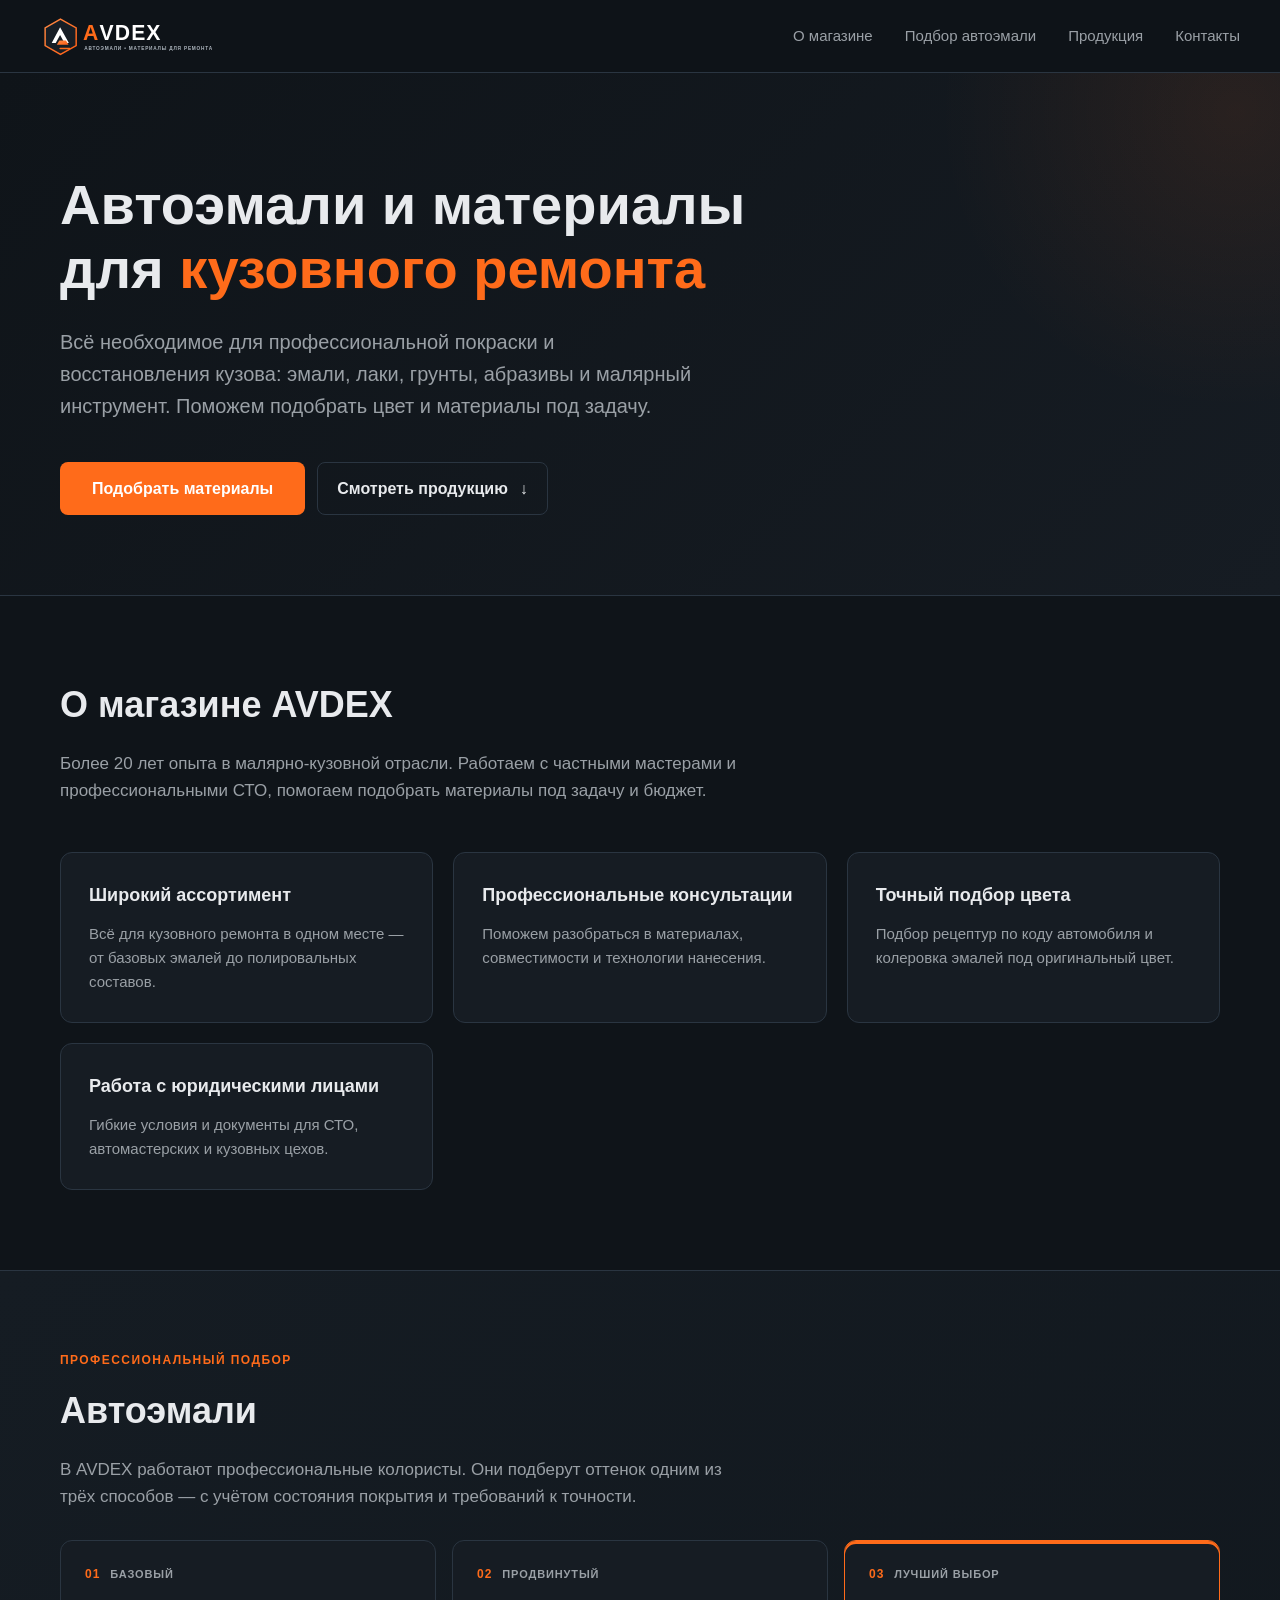
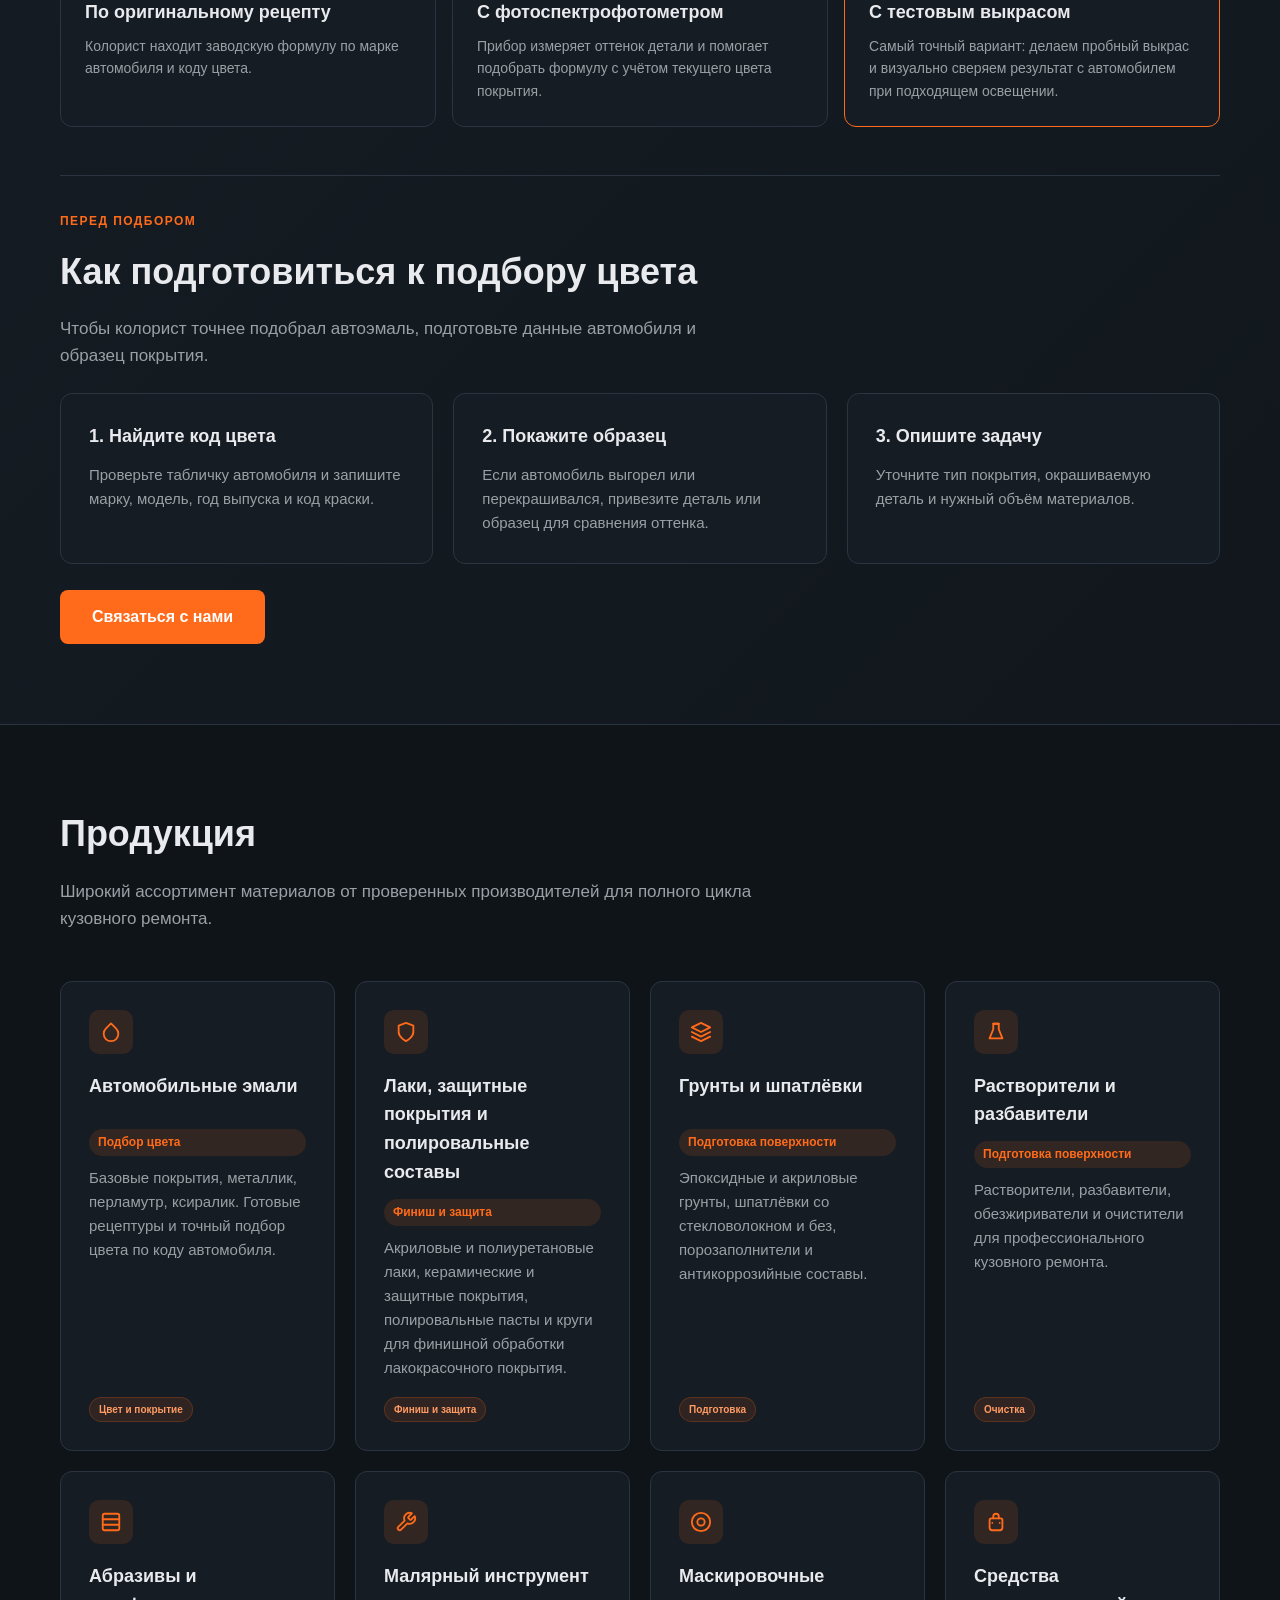
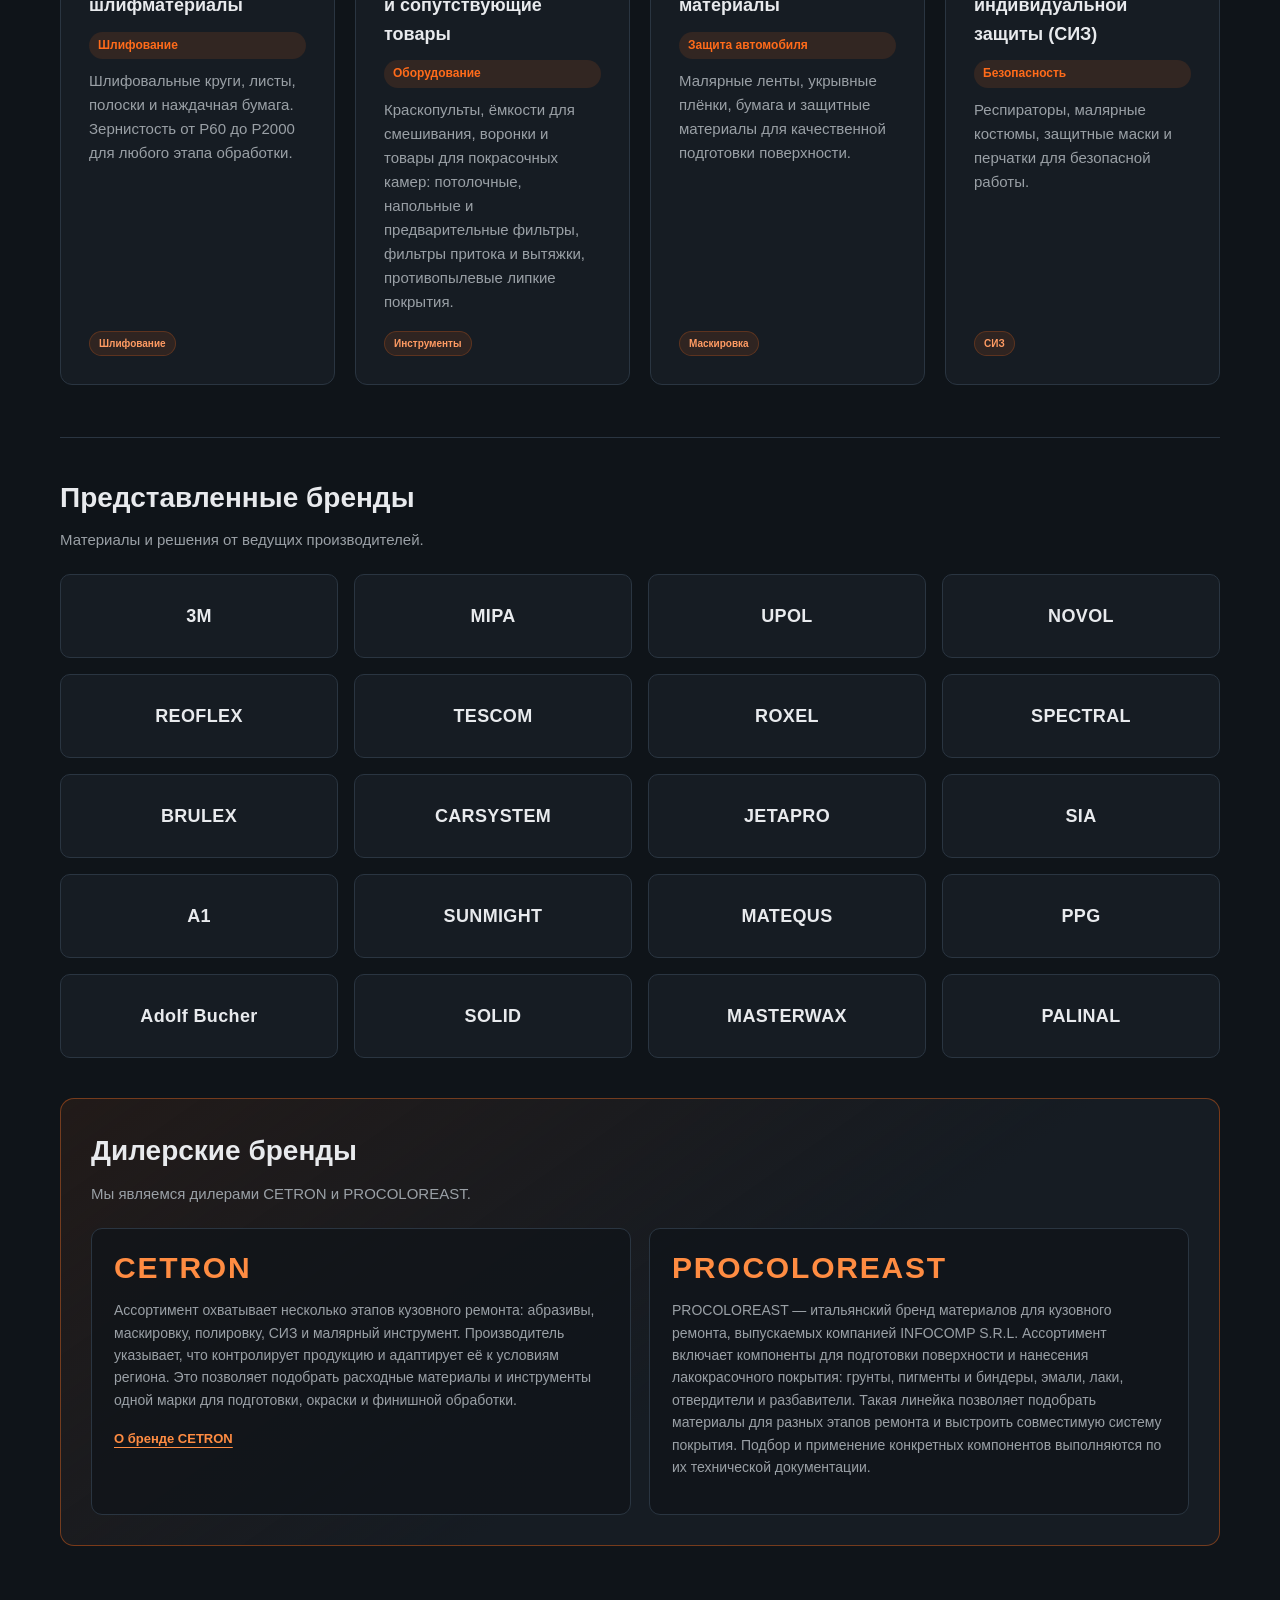
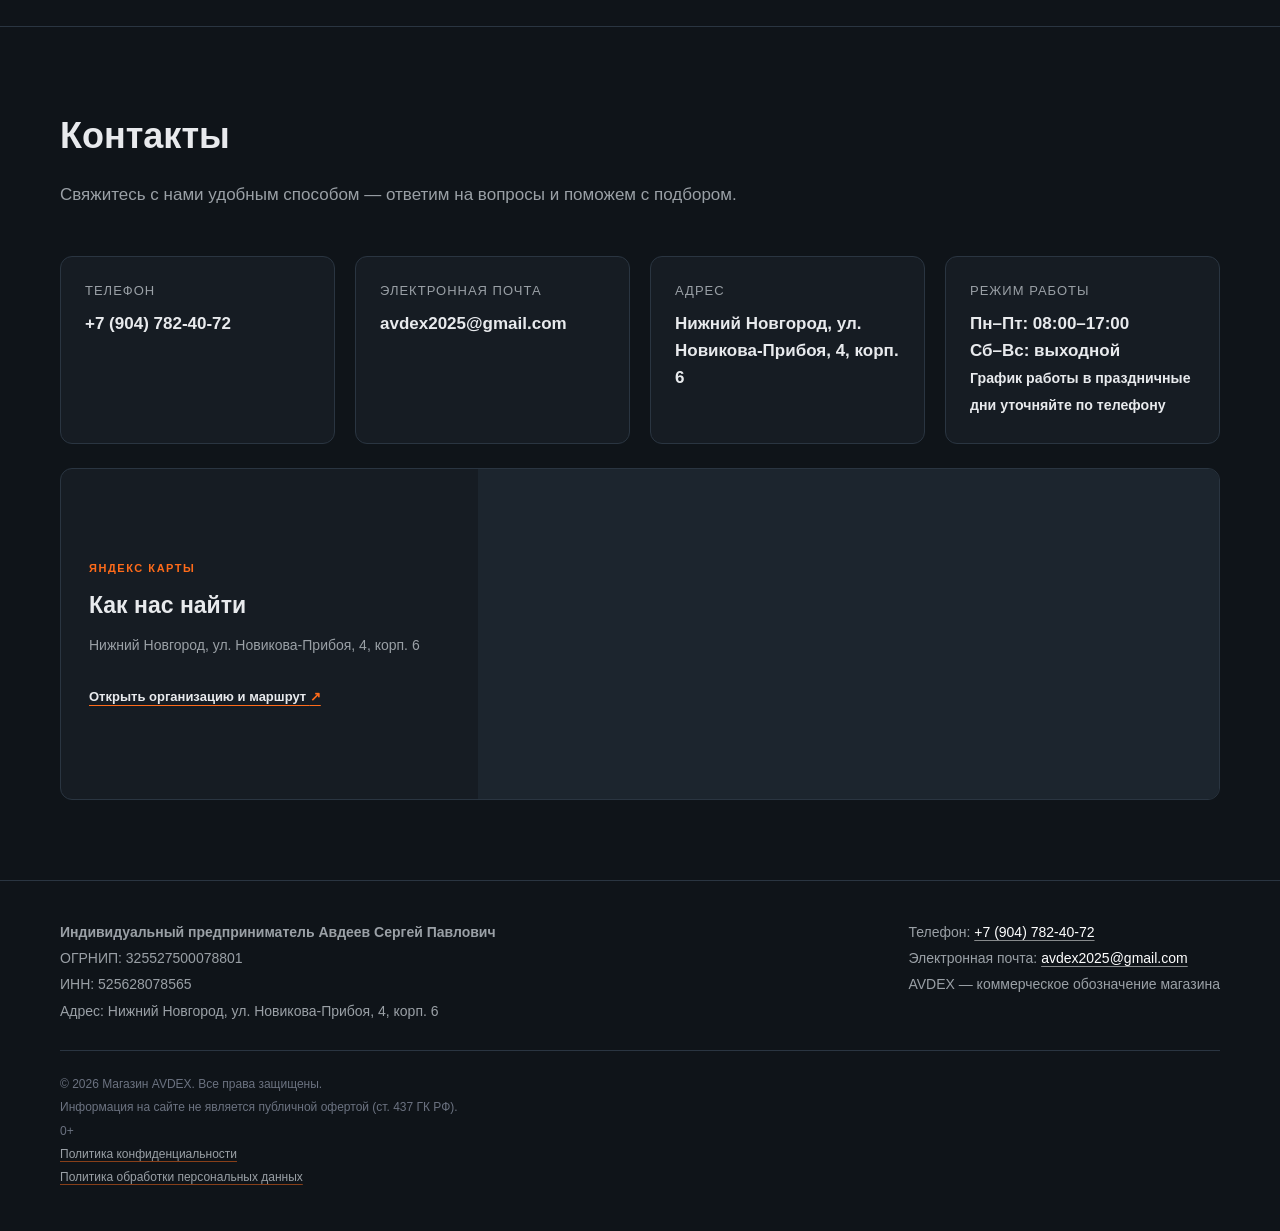
<file: index.html>
<!DOCTYPE html>
<html lang="ru">
<head>
  <meta charset="UTF-8">
  <meta name="viewport" content="width=device-width, initial-scale=1.0">
  <title>AVDEX — магазин автоэмалей и материалов для кузовного ремонта</title>
  <meta name="description" content="Магазин AVDEX: автоэмали, лаки, грунты, шпатлёвки, абразивы и инструмент для кузовного ремонта. Профессиональный подбор цвета.">
  <meta name="theme-color" content="#0f1419">
  <meta property="og:title" content="AVDEX — материалы для кузовного ремонта">
  <meta property="og:description" content="Автоэмали, лаки, грунты и расходные материалы для профессионального кузовного ремонта.">
  <meta property="og:type" content="website">
  <meta property="og:url" content="https://untiedq.github.io/site/">
  <link rel="canonical" href="https://untiedq.github.io/site/">
  <link rel="icon" href="data:image/svg+xml,%3Csvg xmlns='http://www.w3.org/2000/svg' viewBox='0 0 100 100'%3E%3Crect width='100' height='100' rx='20' fill='%23ff6b1a'/%3E%3Ctext x='50' y='68' font-family='Arial' font-size='48' font-weight='bold' fill='%23fff' text-anchor='middle'%3EA%3C/text%3E%3C/svg%3E">
  <link rel="stylesheet" href="style.css">
</head>
<body>
  <a class="skip-link" href="#main">Перейти к содержимому</a>

  <header class="header">
    <div class="container header-inner">
      <a href="#top" class="logo" aria-label="AVDEX — главная">
        <img class="logo-image" src="assets/avdex-logo.svg" alt="AVDEX — магазин автоэмалей">
      </a>
      <button class="menu-toggle" type="button" aria-label="Открыть меню" aria-expanded="false" aria-controls="main-nav">☰</button>
      <nav class="nav" id="main-nav" aria-label="Основная навигация">
        <a href="#about">О магазине</a>
        <a href="#paint-matching">Подбор автоэмали</a>
        <a href="#products">Продукция</a>
        <a href="#contacts">Контакты</a>
      </nav>
    </div>
  </header>

  <main id="main">
  <section class="hero" id="top">
    <div class="container">
      <h1>Автоэмали и материалы для <span>кузовного ремонта</span></h1>
      <p>Всё необходимое для профессиональной покраски и восстановления кузова: эмали, лаки, грунты, абразивы и малярный инструмент. Поможем подобрать цвет и материалы под задачу.</p>
      <div class="hero-actions">
        <a href="#paint-matching" class="btn">Подобрать материалы</a>
        <a href="#products" class="btn-secondary">Смотреть продукцию <span aria-hidden="true">↓</span></a>
      </div>
    </div>
  </section>

  <section class="section" id="about">
    <div class="container">
      <h2 class="section-title">О магазине AVDEX</h2>
      <p class="section-sub">Более 20 лет опыта в малярно-кузовной отрасли. Работаем с частными мастерами и профессиональными СТО, помогаем подобрать материалы под задачу и бюджет.</p>

      <div class="grid">
        <div class="card">
          <h3>Широкий ассортимент</h3>
          <p>Всё для кузовного ремонта в одном месте — от базовых эмалей до полировальных составов.</p>
        </div>
        <div class="card">
          <h3>Профессиональные консультации</h3>
          <p>Поможем разобраться в материалах, совместимости и технологии нанесения.</p>
        </div>
        <div class="card">
          <h3>Точный подбор цвета</h3>
          <p>Подбор рецептур по коду автомобиля и колеровка эмалей под оригинальный цвет.</p>
        </div>
        <div class="card">
          <h3>Работа с юридическими лицами</h3>
          <p>Гибкие условия и документы для СТО, автомастерских и кузовных цехов.</p>
        </div>
      </div>
    </div>
  </section>

  <section class="section color-guide" id="paint-matching">
    <div class="container color-guide-layout">
      <div class="color-guide-intro">
        <p class="guide-kicker">Профессиональный подбор</p>
        <h2 class="section-title">Автоэмали</h2>
        <p class="section-sub">В AVDEX работают профессиональные колористы. Они подберут оттенок одним из трёх способов — с учётом состояния покрытия и требований к точности.</p>
        
      </div>
      <div class="matching-methods">
        <article class="method-card"><div class="method-heading"><span class="step-number">01</span><span class="method-level">Базовый</span></div><h3>По оригинальному рецепту</h3><p>Колорист находит заводскую формулу по марке автомобиля и коду цвета.</p></article>
        <article class="method-card"><div class="method-heading"><span class="step-number">02</span><span class="method-level">Продвинутый</span></div><h3>С фотоспектрофотометром</h3><p>Прибор измеряет оттенок детали и помогает подобрать формулу с учётом текущего цвета покрытия.</p></article>
        <article class="method-card method-card-featured"><div class="method-heading"><span class="step-number">03</span><span class="method-level">Лучший выбор</span></div><h3>С тестовым выкрасом</h3><p>Самый точный вариант: делаем пробный выкрас и визуально сверяем результат с автомобилем при подходящем освещении.</p></article>
      </div>
      <div class="prep-guide" id="color-guide">
        <p class="guide-kicker">Перед подбором</p>
        <h2 class="section-title">Как подготовиться к подбору цвета</h2>
        <p class="section-sub">Чтобы колорист точнее подобрал автоэмаль, подготовьте данные автомобиля и образец покрытия.</p>
        <div class="guide-grid">
          <article class="card"><h3>1. Найдите код цвета</h3><p>Проверьте табличку автомобиля и запишите марку, модель, год выпуска и код краски.</p></article>
          <article class="card"><h3>2. Покажите образец</h3><p>Если автомобиль выгорел или перекрашивался, привезите деталь или образец для сравнения оттенка.</p></article>
          <article class="card"><h3>3. Опишите задачу</h3><p>Уточните тип покрытия, окрашиваемую деталь и нужный объём материалов.</p></article>
        </div>
        <div class="guide-actions"><a class="btn" href="#contacts">Связаться с нами</a></div>
      </div>
    </div>
  </section>



  <section class="section" id="products">
    <div class="container">
      <h2 class="section-title">Продукция</h2>
      <p class="section-sub">Широкий ассортимент материалов от проверенных производителей для полного цикла кузовного ремонта.</p>

      <div class="grid product-grid">
        <div class="card product-card">
          <div class="icon"><svg viewBox="0 0 24 24" fill="none" stroke="currentColor" stroke-width="2" stroke-linecap="round" stroke-linejoin="round"><path d="M12 2.69l5.66 5.66a8 8 0 1 1-11.31 0z"/></svg></div>
          <h3>Автомобильные эмали</h3><span class="card-tag">Подбор цвета</span>
          <p>Базовые покрытия, металлик, перламутр, ксиралик. Готовые рецептуры и точный подбор цвета по коду автомобиля.</p>
          <span class="product-tag">Цвет и покрытие</span>
        </div>

        <div class="card product-card">
          <div class="icon"><svg viewBox="0 0 24 24" fill="none" stroke="currentColor" stroke-width="2" stroke-linecap="round" stroke-linejoin="round"><path d="M12 22s8-4 8-10V5l-8-3-8 3v7c0 6 8 10 8 10z"/></svg></div>
          <h3>Лаки, защитные покрытия и полировальные составы</h3><span class="card-tag">Финиш и защита</span>
          <p>Акриловые и полиуретановые лаки, керамические и защитные покрытия, полировальные пасты и круги для финишной обработки лакокрасочного покрытия.</p>
          <span class="product-tag">Финиш и защита</span>
        </div>

        <div class="card product-card">
          <div class="icon"><svg viewBox="0 0 24 24" fill="none" stroke="currentColor" stroke-width="2" stroke-linecap="round" stroke-linejoin="round"><polygon points="12 2 2 7 12 12 22 7 12 2"/><polyline points="2 17 12 22 22 17"/><polyline points="2 12 12 17 22 12"/></svg></div>
          <h3>Грунты и шпатлёвки</h3><span class="card-tag">Подготовка поверхности</span>
          <p>Эпоксидные и акриловые грунты, шпатлёвки со стекловолокном и без, порозаполнители и антикоррозийные составы.</p>
          <span class="product-tag">Подготовка</span>
        </div>

        <div class="card product-card">
          <div class="icon"><svg viewBox="0 0 24 24" fill="none" stroke="currentColor" stroke-width="2" stroke-linecap="round" stroke-linejoin="round"><path d="M9 3h6v6l4 10H5L9 9V3z"/><line x1="9" y1="3" x2="15" y2="3"/></svg></div>
          <h3>Растворители и разбавители</h3><span class="card-tag">Подготовка поверхности</span>
          <p>Растворители, разбавители, обезжириватели и очистители для профессионального кузовного ремонта.</p>
          <span class="product-tag">Очистка</span>
        </div>

        <div class="card product-card">
          <div class="icon"><svg viewBox="0 0 24 24" fill="none" stroke="currentColor" stroke-width="2" stroke-linecap="round" stroke-linejoin="round"><rect x="3" y="3" width="18" height="18" rx="2"/><line x1="3" y1="9" x2="21" y2="9"/><line x1="3" y1="15" x2="21" y2="15"/></svg></div>
          <h3>Абразивы и шлифматериалы</h3><span class="card-tag">Шлифование</span>
          <p>Шлифовальные круги, листы, полоски и наждачная бумага. Зернистость от P60 до P2000 для любого этапа обработки.</p>
          <span class="product-tag">Шлифование</span>
        </div>

        <div class="card product-card">
          <div class="icon"><svg viewBox="0 0 24 24" fill="none" stroke="currentColor" stroke-width="2" stroke-linecap="round" stroke-linejoin="round"><path d="M14.7 6.3a1 1 0 0 0 0 1.4l1.6 1.6a1 1 0 0 0 1.4 0l3.77-3.77a6 6 0 0 1-7.94 7.94l-6.91 6.91a2.12 2.12 0 0 1-3-3l6.91-6.91a6 6 0 0 1 7.94-7.94l-3.76 3.76z"/></svg></div>
          <h3>Малярный инструмент и сопутствующие товары</h3><span class="card-tag">Оборудование</span>
          <p>Краскопульты, ёмкости для смешивания, воронки и товары для покрасочных камер: потолочные, напольные и предварительные фильтры, фильтры притока и вытяжки, противопылевые липкие покрытия.</p>
          <span class="product-tag">Инструменты</span>
        </div>

        <div class="card product-card">
          <div class="icon"><svg viewBox="0 0 24 24" fill="none" stroke="currentColor" stroke-width="2" stroke-linecap="round" stroke-linejoin="round"><circle cx="12" cy="12" r="10"/><circle cx="12" cy="12" r="4"/></svg></div>
          <h3>Маскировочные материалы</h3><span class="card-tag">Защита автомобиля</span>
          <p>Малярные ленты, укрывные плёнки, бумага и защитные материалы для качественной подготовки поверхности.</p>
          <span class="product-tag">Маскировка</span>
        </div>

        <div class="card product-card">
          <div class="icon"><svg viewBox="0 0 24 24" fill="none" stroke="currentColor" stroke-width="2" stroke-linecap="round" stroke-linejoin="round"><path d="M12 3a3 3 0 0 0-3 3v2H7a2 2 0 0 0-2 2v8a3 3 0 0 0 3 3h8a3 3 0 0 0 3-3v-8a2 2 0 0 0-2-2h-2V6a3 3 0 0 0-3-3z"/><path d="M9 8h6M8 13h.01M16 13h.01"/></svg></div>
          <h3>Средства индивидуальной защиты (СИЗ)</h3><span class="card-tag">Безопасность</span>
          <p>Респираторы, малярные костюмы, защитные маски и перчатки для безопасной работы.</p>
          <span class="product-tag">СИЗ</span>
        </div></div>
      <div class="brand-showcase">
        <h3 class="section-title">Представленные бренды</h3>
        <p class="section-sub">Материалы и решения от ведущих производителей.</p>
        <div class="brand-grid" aria-label="Представленные бренды">
          <div class="brand-wordmark"><strong>3M</strong></div>
          <div class="brand-wordmark"><strong>MIPA</strong></div>
          <div class="brand-wordmark"><strong>UPOL</strong></div>
          <div class="brand-wordmark"><strong>NOVOL</strong></div>
          <div class="brand-wordmark"><strong>REOFLEX</strong></div>
          <div class="brand-wordmark"><strong>TESCOM</strong></div>
          <div class="brand-wordmark"><strong>ROXEL</strong></div>
          <div class="brand-wordmark"><strong>SPECTRAL</strong></div>
          <div class="brand-wordmark"><strong>BRULEX</strong></div>
          <div class="brand-wordmark"><strong>CARSYSTEM</strong></div>
          <div class="brand-wordmark"><strong>JETAPRO</strong></div>
          <div class="brand-wordmark"><strong>SIA</strong></div>
          <div class="brand-wordmark"><strong>A1</strong></div>
          <div class="brand-wordmark"><strong>SUNMIGHT</strong></div>
          <div class="brand-wordmark"><strong>MATEQUS</strong></div>
          <div class="brand-wordmark"><strong>PPG</strong></div>
          <div class="brand-wordmark"><strong>Adolf Bucher</strong></div>
          <div class="brand-wordmark"><strong>SOLID</strong></div>
          <div class="brand-wordmark"><strong>MASTERWAX</strong></div>
          <div class="brand-wordmark"><strong>PALINAL</strong></div>
        </div>
      </div>
      <div class="dealer-showcase">
        <h3 class="section-title">Дилерские бренды</h3>
        <p class="section-sub">Мы являемся дилерами CETRON и PROCOLOREAST.</p>
        <div class="dealer-brand-grid">
          <article class="dealer-brand-card">
            <div class="dealer-brand-heading"><strong class="dealer-brand-mark">CETRON</strong></div>
            <p>Ассортимент охватывает несколько этапов кузовного ремонта: абразивы, маскировку, полировку, СИЗ и малярный инструмент. Производитель указывает, что контролирует продукцию и адаптирует её к условиям региона. Это позволяет подобрать расходные материалы и инструменты одной марки для подготовки, окраски и финишной обработки.</p>
            <a href="https://cetron.by/" target="_blank" rel="noopener noreferrer">О бренде CETRON</a>
          </article>
          <article class="dealer-brand-card">
            <div class="dealer-brand-heading"><strong class="dealer-brand-mark">PROCOLOREAST</strong></div>
            <p>PROCOLOREAST — итальянский бренд материалов для кузовного ремонта, выпускаемых компанией INFOCOMP S.R.L. Ассортимент включает компоненты для подготовки поверхности и нанесения лакокрасочного покрытия: грунты, пигменты и биндеры, эмали, лаки, отвердители и разбавители. Такая линейка позволяет подобрать материалы для разных этапов ремонта и выстроить совместимую систему покрытия. Подбор и применение конкретных компонентов выполняются по их технической документации.</p>
          </article>
        </div>
      </div>

    </div>
  </section>





  <section class="section" id="contacts">
    <div class="container">
      <h2 class="section-title">Контакты</h2>
      <p class="section-sub">Свяжитесь с нами удобным способом — ответим на вопросы и поможем с подбором.</p>

      <div class="contacts-grid">
        <div class="contact-item">
          <div class="label">Телефон</div>
          <div class="value"><a href="tel:+79047824072">+7 (904) 782-40-72</a></div>
        </div>
        <div class="contact-item">
          <div class="label">Электронная почта</div>
          <div class="value"><a href="mailto:avdex2025@gmail.com">avdex2025@gmail.com</a></div>
        </div>
        <div class="contact-item">
          <div class="label">Адрес</div>
          <div class="value">Нижний Новгород, ул. Новикова-Прибоя, 4, корп. 6</div>
        </div>
        <div class="contact-item">
          <div class="label">Режим работы</div>
          <div class="value">Пн–Пт: 08:00–17:00<br>Сб–Вс: выходной<br><small>График работы в праздничные дни уточняйте по телефону</small></div>
        </div>
      </div>
      <div class="map-card">
        <div class="map-copy">
          <p class="map-kicker">Яндекс Карты</p>
          <h3>Как нас найти</h3>
          <p class="map-address">Нижний Новгород, ул. Новикова-Прибоя, 4, корп. 6</p>
          <a class="map-link" href="https://yandex.ru/maps/org/avdex/193976392465/?ll=43.925282%2C56.258968&z=17" target="_blank" rel="noopener noreferrer">Открыть организацию и маршрут <span aria-hidden="true">↗</span></a>
        </div>
        <div class="map-frame">
          <iframe src="https://yandex.ru/map-widget/v1/?z=17&amp;ol=biz&amp;oid=193976392465" title="Яндекс Карты: AVDEX, Нижний Новгород, ул. Новикова-Прибоя, 4, корп. 6" loading="lazy" allowfullscreen></iframe>
        </div>
      </div>

    </div>
  </section>

  

  </main>

  <footer class="footer">
    <div class="container">
      <div class="footer-inner">
        <div class="footer-info">
          <p><strong>Индивидуальный предприниматель Авдеев Сергей Павлович</strong></p>
          <p>ОГРНИП: 325527500078801</p>
          <p>ИНН: 525628078565</p>
          <p>Адрес: Нижний Новгород, ул. Новикова-Прибоя, 4, корп. 6</p>
        </div>
        <div class="footer-info">
          <p>Телефон: <a href="tel:+79047824072">+7 (904) 782-40-72</a></p>
          <p>Электронная почта: <a href="mailto:avdex2025@gmail.com">avdex2025@gmail.com</a></p>
          <p>AVDEX — коммерческое обозначение магазина</p>
        </div>
      </div>
      <div class="footer-legal">
        <p>© 2026 Магазин AVDEX. Все права защищены.</p>
        <p>Информация на сайте не является публичной офертой (ст. 437 ГК РФ).</p>
        <p>0+</p>
        <p><a href="privacy.html">Политика конфиденциальности</a></p>
        <p><a href="personal-data.html">Политика обработки персональных данных</a></p>
      </div>
    </div>
  </footer>

  
  
  
  <script src="script.js"></script>
</body>
</html>
</file>
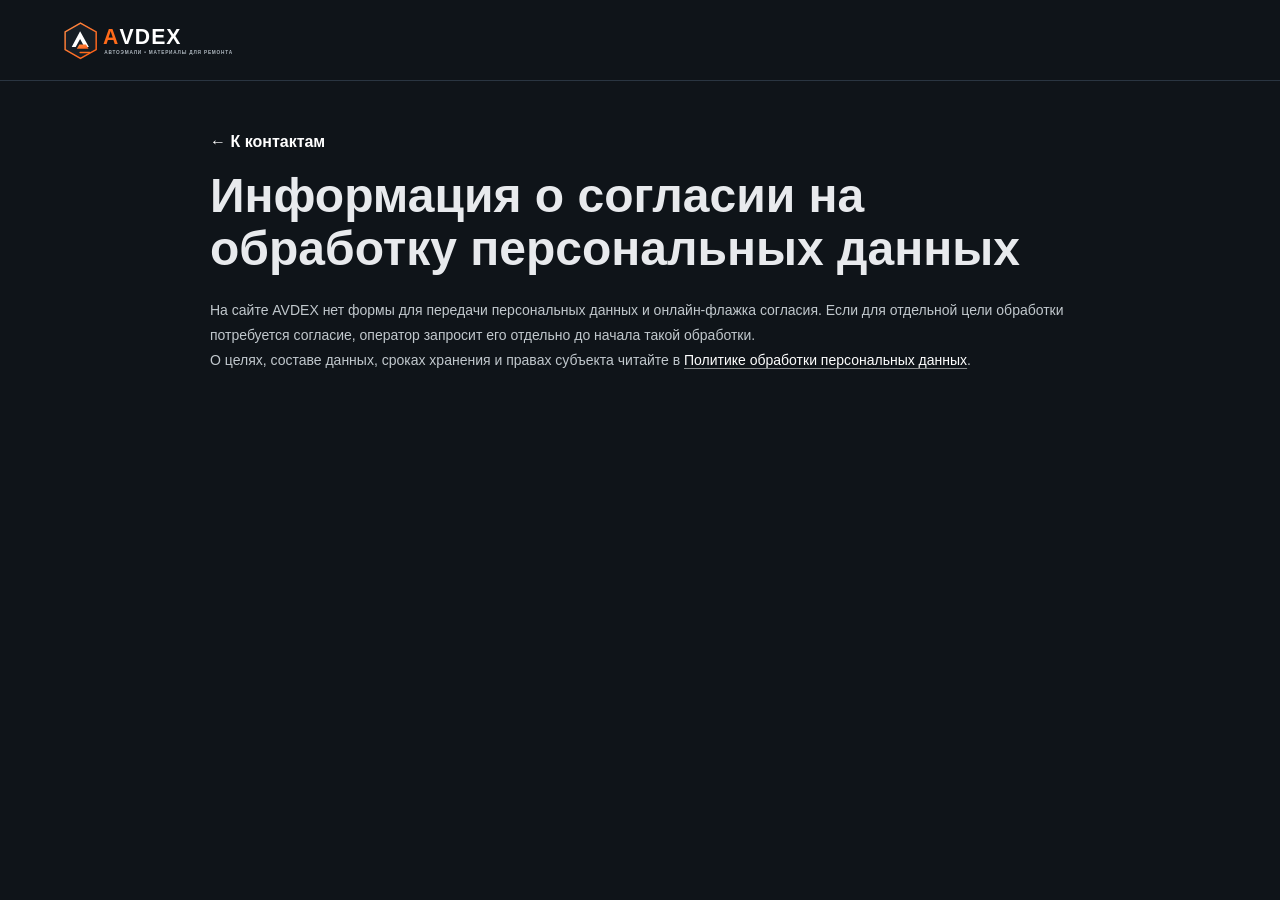
<file: consent.html>
<!doctype html>
<html lang="ru">
<head><meta charset="utf-8"><meta name="viewport" content="width=device-width, initial-scale=1"><meta name="robots" content="noindex,follow"><title>Согласие на обработку персональных данных — AVDEX</title><link rel="stylesheet" href="style.css?v=privacy-links-white-orange-3">  <link rel="icon" href="data:image/svg+xml,%3Csvg xmlns='http://www.w3.org/2000/svg' viewBox='0 0 100 100'%3E%3Crect width='100' height='100' rx='20' fill='%23ff6b1a'/%3E%3Ctext x='50' y='68' font-family='Arial' font-size='48' font-weight='bold' fill='%23fff' text-anchor='middle'%3EA%3C/text%3E%3C/svg%3E">
</head>
<body class="privacy-page"><header class="privacy-header"><div class="container"><a class="logo" href="index.html"><img class="logo-image" src="assets/avdex-logo.svg" alt="AVDEX — магазин автоэмалей"></a></div></header>
<main class="container privacy-main"><a class="privacy-back" href="index.html#contacts">← К контактам</a><h1>Информация о согласии на обработку персональных данных</h1>
<p>На сайте AVDEX нет формы для передачи персональных данных и онлайн-флажка согласия. Если для отдельной цели обработки потребуется согласие, оператор запросит его отдельно до начала такой обработки.</p>
<p>О целях, составе данных, сроках хранения и правах субъекта читайте в <a href="personal-data.html">Политике обработки персональных данных</a>.</main></body></html>
</file>
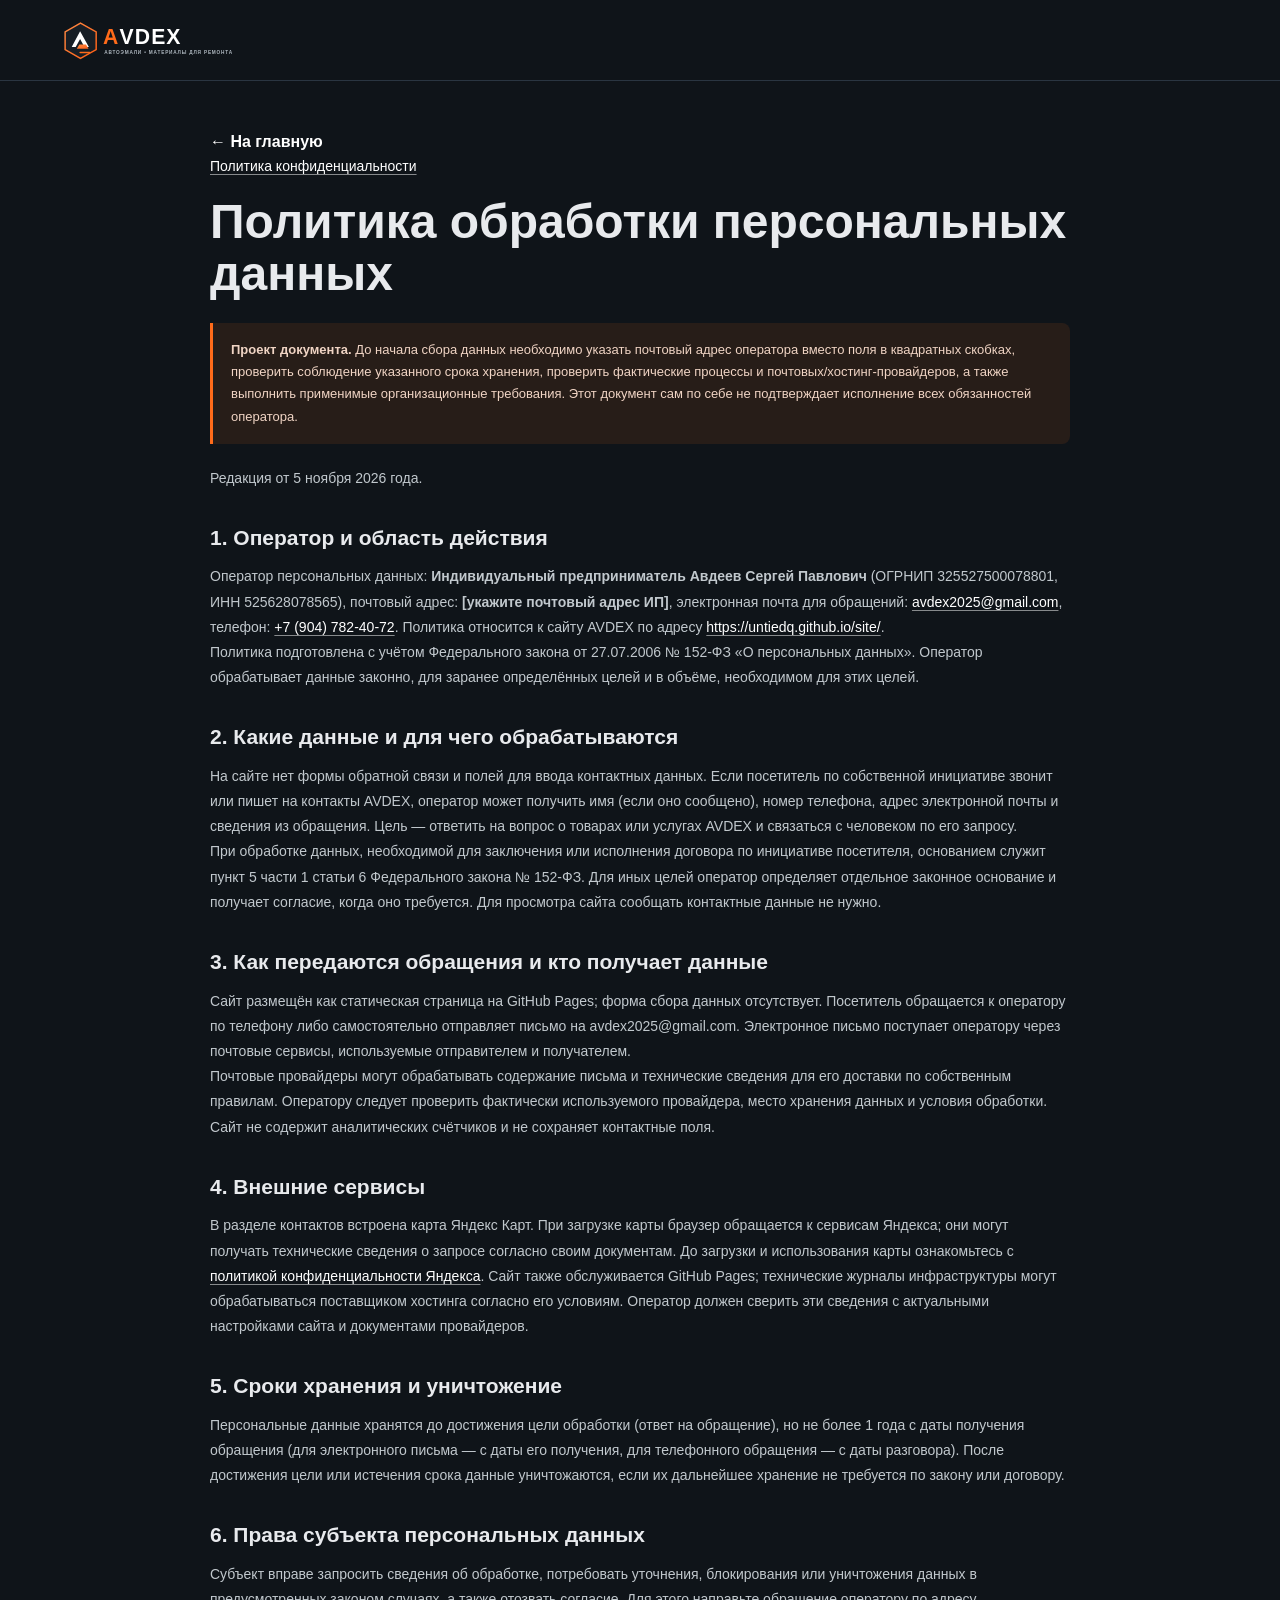
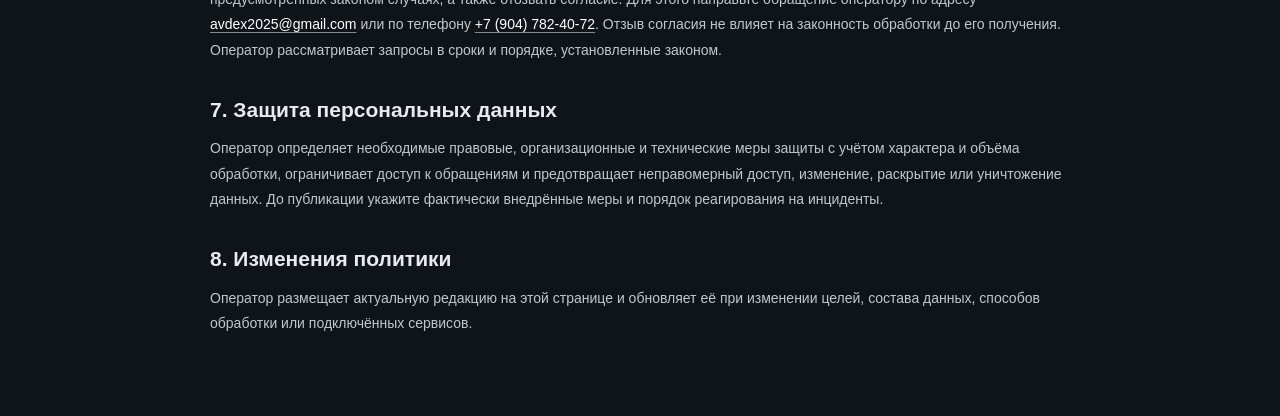
<file: personal-data.html>
<!doctype html>
<html lang="ru">
<head>
  <meta charset="utf-8">
  <meta name="viewport" content="width=device-width, initial-scale=1">
  <meta name="robots" content="noindex,follow">
  <meta name="theme-color" content="#0f1419">
  <title>Политика обработки персональных данных — AVDEX</title>
  <link rel="stylesheet" href="style.css?v=privacy-links-white-orange-3">
  <link rel="icon" href="data:image/svg+xml,%3Csvg xmlns='http://www.w3.org/2000/svg' viewBox='0 0 100 100'%3E%3Crect width='100' height='100' rx='20' fill='%23ff6b1a'/%3E%3Ctext x='50' y='68' font-family='Arial' font-size='48' font-weight='bold' fill='%23fff' text-anchor='middle'%3EA%3C/text%3E%3C/svg%3E">
</head>
<body class="privacy-page">
  <header class="privacy-header"><div class="container"><a class="logo" href="index.html" aria-label="AVDEX — главная"><img class="logo-image" src="assets/avdex-logo.svg" alt="AVDEX — магазин автоэмалей"></a></div></header>
  <main class="container privacy-main">
    <a class="privacy-back" href="index.html">← На главную</a>
    <p class="policy-links"><a href="privacy.html">Политика конфиденциальности</a></p>
    <h1>Политика обработки персональных данных</h1>
    <div class="privacy-warning"><strong>Проект документа.</strong> До начала сбора данных необходимо указать почтовый адрес оператора вместо поля в квадратных скобках, проверить соблюдение указанного срока хранения, проверить фактические процессы и почтовых/хостинг-провайдеров, а также выполнить применимые организационные требования. Этот документ сам по себе не подтверждает исполнение всех обязанностей оператора.</div>
    <p>Редакция от 5 ноября 2026 года.</p>
    <h2>1. Оператор и область действия</h2>
    <p>Оператор персональных данных: <strong>Индивидуальный предприниматель Авдеев Сергей Павлович</strong> (ОГРНИП 325527500078801, ИНН 525628078565), почтовый адрес: <strong>[укажите почтовый адрес ИП]</strong>, электронная почта для обращений: <a href="mailto:avdex2025@gmail.com">avdex2025@gmail.com</a>, телефон: <a href="tel:+79047824072">+7 (904) 782-40-72</a>. Политика относится к сайту AVDEX по адресу <a href="https://untiedq.github.io/site/">https://untiedq.github.io/site/</a>.</p>
    <p>Политика подготовлена с учётом Федерального закона от 27.07.2006 № 152-ФЗ «О персональных данных». Оператор обрабатывает данные законно, для заранее определённых целей и в объёме, необходимом для этих целей.</p>
    <h2>2. Какие данные и для чего обрабатываются</h2>
    <p>На сайте нет формы обратной связи и полей для ввода контактных данных. Если посетитель по собственной инициативе звонит или пишет на контакты AVDEX, оператор может получить имя (если оно сообщено), номер телефона, адрес электронной почты и сведения из обращения. Цель — ответить на вопрос о товарах или услугах AVDEX и связаться с человеком по его запросу.</p>
    <p>При обработке данных, необходимой для заключения или исполнения договора по инициативе посетителя, основанием служит пункт 5 части 1 статьи 6 Федерального закона № 152-ФЗ. Для иных целей оператор определяет отдельное законное основание и получает согласие, когда оно требуется. Для просмотра сайта сообщать контактные данные не нужно.</p>
    <h2>3. Как передаются обращения и кто получает данные</h2>
    <p>Сайт размещён как статическая страница на GitHub Pages; форма сбора данных отсутствует. Посетитель обращается к оператору по телефону либо самостоятельно отправляет письмо на avdex2025@gmail.com. Электронное письмо поступает оператору через почтовые сервисы, используемые отправителем и получателем.</p>
    <p>Почтовые провайдеры могут обрабатывать содержание письма и технические сведения для его доставки по собственным правилам. Оператору следует проверить фактически используемого провайдера, место хранения данных и условия обработки. Сайт не содержит аналитических счётчиков и не сохраняет контактные поля.</p>
    <h2>4. Внешние сервисы</h2>
    <p>В разделе контактов встроена карта Яндекс Карт. При загрузке карты браузер обращается к сервисам Яндекса; они могут получать технические сведения о запросе согласно своим документам. До загрузки и использования карты ознакомьтесь с <a href="https://yandex.ru/legal/confidential/">политикой конфиденциальности Яндекса</a>. Сайт также обслуживается GitHub Pages; технические журналы инфраструктуры могут обрабатываться поставщиком хостинга согласно его условиям. Оператор должен сверить эти сведения с актуальными настройками сайта и документами провайдеров.</p>
    <h2>5. Сроки хранения и уничтожение</h2>
    <p>Персональные данные хранятся до достижения цели обработки (ответ на обращение), но не более 1 года с даты получения обращения (для электронного письма — с даты его получения, для телефонного обращения — с даты разговора). После достижения цели или истечения срока данные уничтожаются, если их дальнейшее хранение не требуется по закону или договору.</p>
    <h2>6. Права субъекта персональных данных</h2>
    <p>Субъект вправе запросить сведения об обработке, потребовать уточнения, блокирования или уничтожения данных в предусмотренных законом случаях, а также отозвать согласие. Для этого направьте обращение оператору по адресу <a href="mailto:avdex2025@gmail.com">avdex2025@gmail.com</a> или по телефону <a href="tel:+79047824072">+7 (904) 782-40-72</a>. Отзыв согласия не влияет на законность обработки до его получения. Оператор рассматривает запросы в сроки и порядке, установленные законом.</p>
    <h2>7. Защита персональных данных</h2>
    <p>Оператор определяет необходимые правовые, организационные и технические меры защиты с учётом характера и объёма обработки, ограничивает доступ к обращениям и предотвращает неправомерный доступ, изменение, раскрытие или уничтожение данных. До публикации укажите фактически внедрённые меры и порядок реагирования на инциденты.</p>
    <h2>8. Изменения политики</h2>
    <p>Оператор размещает актуальную редакцию на этой странице и обновляет её при изменении целей, состава данных, способов обработки или подключённых сервисов.</p>
  </main>
</body>
</html>
</file>
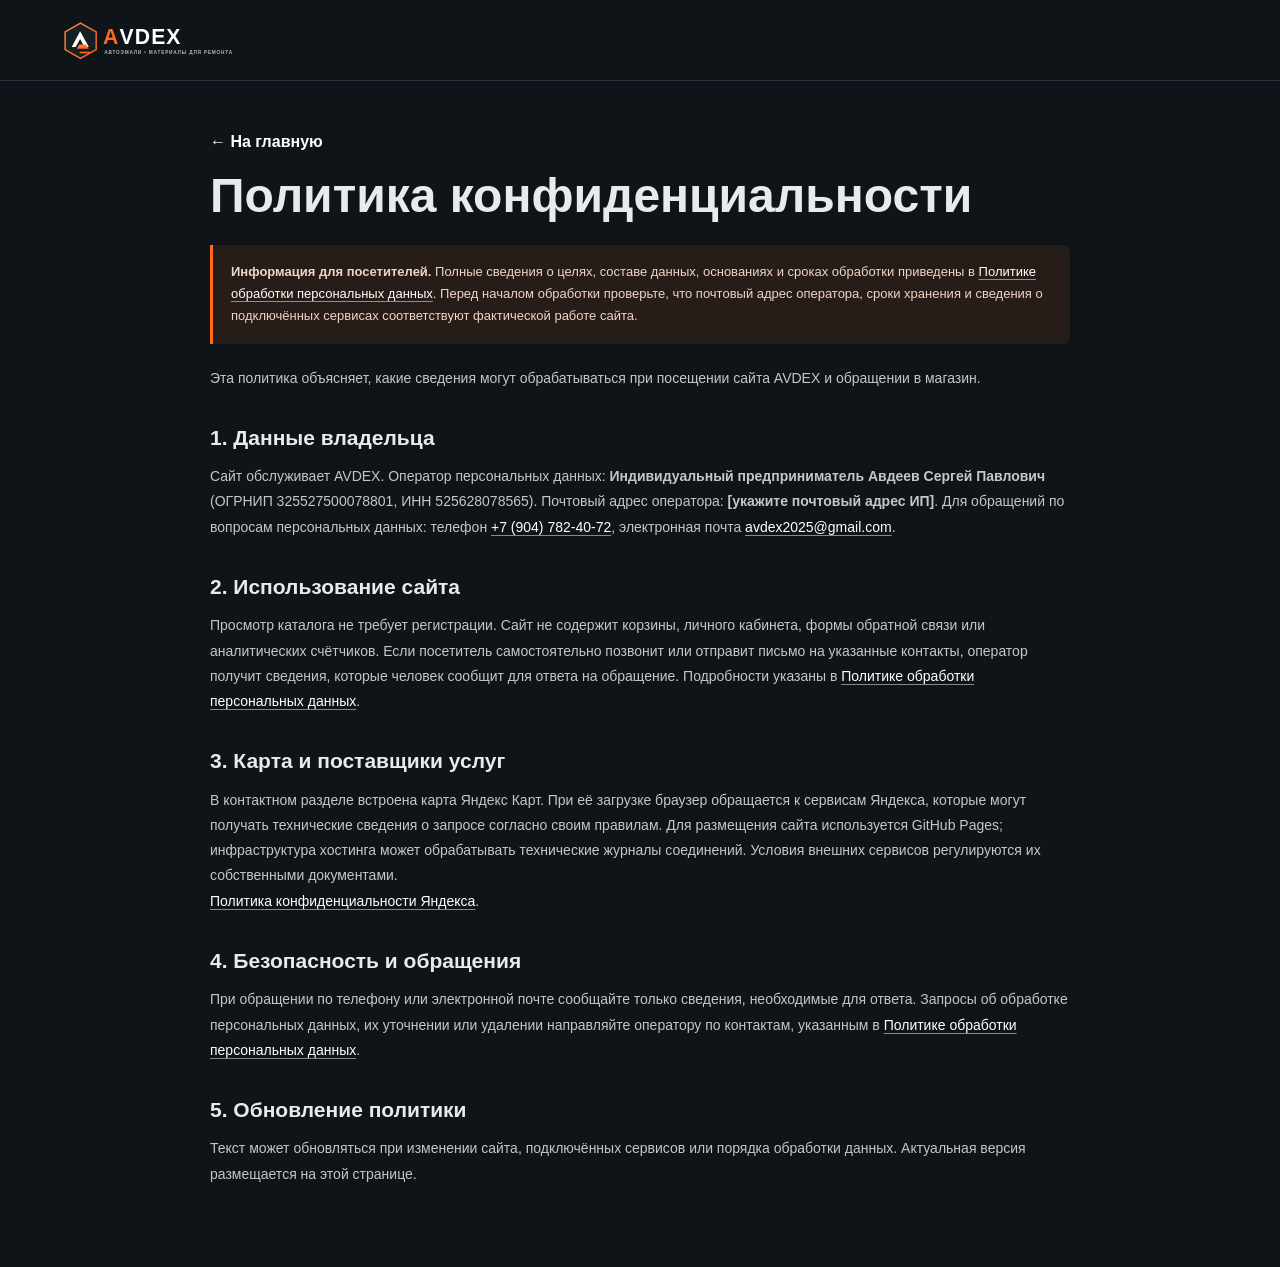
<file: privacy.html>
<!doctype html>
<html lang="ru">
<head>
  <meta charset="utf-8">
  <meta name="viewport" content="width=device-width, initial-scale=1">
  <meta name="robots" content="noindex,follow">
  <meta name="theme-color" content="#0f1419">
  <title>Политика конфиденциальности — AVDEX</title>
  <link rel="stylesheet" href="style.css?v=privacy-links-white-orange-3">
  <link rel="icon" href="data:image/svg+xml,%3Csvg xmlns='http://www.w3.org/2000/svg' viewBox='0 0 100 100'%3E%3Crect width='100' height='100' rx='20' fill='%23ff6b1a'/%3E%3Ctext x='50' y='68' font-family='Arial' font-size='48' font-weight='bold' fill='%23fff' text-anchor='middle'%3EA%3C/text%3E%3C/svg%3E">
</head>
<body class="privacy-page">
<header class="privacy-header"><div class="container"><a class="logo" href="index.html" aria-label="AVDEX — главная"><img class="logo-image" src="assets/avdex-logo.svg" alt="AVDEX — магазин автоэмалей"></a></div></header>
<main class="container privacy-main">
<a class="privacy-back" href="index.html">← На главную</a>
<h1>Политика конфиденциальности</h1>
<div class="privacy-warning"><strong>Информация для посетителей.</strong> Полные сведения о целях, составе данных, основаниях и сроках обработки приведены в <a href="personal-data.html">Политике обработки персональных данных</a>. Перед началом обработки проверьте, что почтовый адрес оператора, сроки хранения и сведения о подключённых сервисах соответствуют фактической работе сайта.</div>
<p>Эта политика объясняет, какие сведения могут обрабатываться при посещении сайта AVDEX и обращении в магазин.</p>
<h2>1. Данные владельца</h2>
<p>Сайт обслуживает AVDEX. Оператор персональных данных: <strong>Индивидуальный предприниматель Авдеев Сергей Павлович</strong> (ОГРНИП 325527500078801, ИНН 525628078565). Почтовый адрес оператора: <strong>[укажите почтовый адрес ИП]</strong>. Для обращений по вопросам персональных данных: телефон <a href="tel:+79047824072">+7 (904) 782-40-72</a>, электронная почта <a href="mailto:avdex2025@gmail.com">avdex2025@gmail.com</a>.</p>
<h2>2. Использование сайта</h2>
<p>Просмотр каталога не требует регистрации. Сайт не содержит корзины, личного кабинета, формы обратной связи или аналитических счётчиков. Если посетитель самостоятельно позвонит или отправит письмо на указанные контакты, оператор получит сведения, которые человек сообщит для ответа на обращение. Подробности указаны в <a href="personal-data.html">Политике обработки персональных данных</a>.</p>
<h2>3. Карта и поставщики услуг</h2>
<p>В контактном разделе встроена карта Яндекс Карт. При её загрузке браузер обращается к сервисам Яндекса, которые могут получать технические сведения о запросе согласно своим правилам. Для размещения сайта используется GitHub Pages; инфраструктура хостинга может обрабатывать технические журналы соединений. Условия внешних сервисов регулируются их собственными документами.</p>
<p><a href="https://yandex.ru/legal/confidential/" target="_blank" rel="noopener noreferrer">Политика конфиденциальности Яндекса</a>.</p>
<h2>4. Безопасность и обращения</h2>
<p>При обращении по телефону или электронной почте сообщайте только сведения, необходимые для ответа. Запросы об обработке персональных данных, их уточнении или удалении направляйте оператору по контактам, указанным в <a href="personal-data.html">Политике обработки персональных данных</a>.</p>
<h2>5. Обновление политики</h2>
<p>Текст может обновляться при изменении сайта, подключённых сервисов или порядка обработки данных. Актуальная версия размещается на этой странице.</p>
</main></body></html>
</file>
<file: style.css>
:root {
  --bg: #0f1419;
  --bg-2: #161c23;
  --text: #e8eaed;
  --text-muted: #9aa0a6;
  --accent: #ff6b1a;
  --accent-hover: #ff8c42;
  --border: #2a3541;
}

* { margin: 0; padding: 0; box-sizing: border-box; }

html { scroll-behavior: smooth; scroll-padding-top: 80px; }

body {
  font-family: -apple-system, BlinkMacSystemFont, 'Segoe UI', Roboto, 'Helvetica Neue', Arial, sans-serif;
  background: var(--bg);
  color: var(--text);
  line-height: 1.6;
  -webkit-font-smoothing: antialiased;
}

.container { max-width: 1200px; margin: 0 auto; padding: 0 20px; }

/* Header */
.header {
  position: sticky;
  top: 0;
  background: rgba(15, 20, 25, 0.95);
  backdrop-filter: blur(10px);
  border-bottom: 1px solid var(--border);
  z-index: 100;
}
.header-inner { display: flex; align-items: center; justify-content: space-between; padding: 14px 0; }

.logo {
  display: flex;
  flex-direction: column;
  text-decoration: none;
  line-height: 1.1;
}
 .logo-image { display: block; width: 190px; max-width: 100%; height: auto; }
.logo-mark {
  font-size: 24px;
  font-weight: 800;
  letter-spacing: 2px;
  color: var(--text);
}
.logo-mark::first-letter { color: var(--accent); }
.logo-sub {
  font-size: 11px;
  text-transform: uppercase;
  letter-spacing: 1.5px;
  color: var(--text-muted);
  margin-top: 2px;
}

.nav { display: flex; gap: 32px; }
.nav a { color: var(--text-muted); text-decoration: none; font-size: 15px; transition: color 0.2s; }
.nav a:hover { color: var(--accent); }
.nav a:focus-visible, a:focus-visible, button:focus-visible { outline: 3px solid var(--accent); outline-offset: 3px; }
.skip-link { position: absolute; left: -9999px; top: 8px; z-index: 200; background: var(--accent); color: #fff; padding: 10px 16px; border-radius: 6px; }
.skip-link:focus { left: 12px; }
.hero-actions { display: flex; flex-wrap: wrap; gap: 14px; position: relative; }
.btn-secondary { background: transparent; border: 1px solid var(--accent); }
.btn-secondary:hover { background: rgba(255,107,26,.12); }
.card-tag { display: inline-block; margin: 0 0 10px; padding: 4px 9px; border-radius: 999px; background: rgba(255,107,26,.12); color: var(--accent); font-size: 12px; font-weight: 700; }
.guide-grid { display: grid; grid-template-columns: repeat(3,minmax(0,1fr)); gap: 20px; }
.map-block { display: grid; grid-template-columns: .8fr 1.2fr; gap: 24px; align-items: stretch; margin-top: 32px; padding: 24px; border: 1px solid var(--border); border-radius: 12px; background: var(--bg-2); }
.map-block h3 { margin-bottom: 8px; }
.map-link { display: inline-block; margin-top: 12px; color: var(--accent); }
.map-block iframe { width: 100%; min-height: 300px; border: 0; border-radius: 8px; }
.menu-toggle { display: none; background: none; border: none; color: var(--text); font-size: 26px; cursor: pointer; line-height: 1; }

/* Hero */
.hero {
  padding: 100px 0 80px;
  background: linear-gradient(135deg, var(--bg) 0%, var(--bg-2) 100%);
  position: relative;
  overflow: hidden;
}
.hero::before {
  content: '';
  position: absolute;
  top: -50%; right: -20%;
  width: 600px; height: 600px;
  background: radial-gradient(circle, rgba(255,107,26,0.09) 0%, transparent 70%);
  pointer-events: none;
}
.hero-kicker {
  display: inline-block;
  font-size: 13px;
  text-transform: uppercase;
  letter-spacing: 2px;
  color: var(--accent);
  margin-bottom: 16px;
  padding: 6px 14px;
  border: 1px solid rgba(255,107,26,0.3);
  border-radius: 100px;
  position: relative;
}
.hero h1 { font-size: clamp(32px, 5vw, 56px); font-weight: 800; line-height: 1.15; margin-bottom: 24px; max-width: 800px; position: relative; }
.hero h1 span { color: var(--accent); }
.hero p { font-size: clamp(16px, 2vw, 20px); color: var(--text-muted); max-width: 640px; margin-bottom: 40px; position: relative; }

.btn {
  display: inline-block;
  padding: 14px 32px;
  background: var(--accent);
  color: #fff;
  text-decoration: none;
  font-weight: 600;
  border-radius: 8px;
  transition: background 0.2s, transform 0.15s;
}
.btn:hover { background: var(--accent-hover); transform: translateY(-1px); }

/* Sections */
.section { padding: 80px 0; border-top: 1px solid var(--border); }
.section-title { font-size: clamp(24px, 3vw, 36px); font-weight: 800; margin-bottom: 16px; }
.section-sub { color: var(--text-muted); font-size: 17px; margin-bottom: 48px; max-width: 700px; }

/* Grid & cards */
.grid { display: grid; grid-template-columns: repeat(auto-fit, minmax(280px, 1fr)); gap: 20px; }
.card {
  background: var(--bg-2);
  border: 1px solid var(--border);
  border-radius: 12px;
  padding: 28px;
  transition: border-color 0.2s, transform 0.2s;
}
.card:hover { border-color: var(--accent); transform: translateY(-3px); }
.card h3 { font-size: 18px; margin-bottom: 12px; color: var(--text); }
.card p { color: var(--text-muted); font-size: 15px; }
.card .icon {
  width: 44px; height: 44px;
  background: rgba(255,107,26,0.12);
  border-radius: 10px;
  display: flex; align-items: center; justify-content: center;
  margin-bottom: 18px;
  color: var(--accent);
}
.card .icon svg { width: 22px; height: 22px; }

/* Contacts */
.contacts-grid { display: grid; grid-template-columns: repeat(auto-fit, minmax(240px, 1fr)); gap: 20px; margin-top: 40px; }
.contact-item { background: var(--bg-2); border: 1px solid var(--border); border-radius: 12px; padding: 24px; }
.contact-item .label { color: var(--text-muted); font-size: 13px; text-transform: uppercase; letter-spacing: 1px; margin-bottom: 8px; }
.contact-item .value { font-size: 17px; font-weight: 600; color: var(--text); }
.contact-item a { color: var(--text); text-decoration: none; transition: color 0.2s; }
.contact-item a:hover { color: var(--accent); }

/* Footer */
.footer { padding: 40px 0; background: var(--bg); border-top: 1px solid var(--border); color: var(--text-muted); font-size: 14px; }
.footer-inner { display: flex; flex-wrap: wrap; gap: 24px; justify-content: space-between; align-items: flex-start; }
.footer-info p { margin-bottom: 4px; }
.footer-info a { color: #fff; text-decoration-color: rgba(255,255,255,.5); text-underline-offset: 3px; }
.footer-info a:hover { color: var(--accent-hover); }
.footer-legal { margin-top: 24px; padding-top: 24px; border-top: 1px solid var(--border); font-size: 12px; color: #6b7280; }
.footer-legal p { margin-bottom: 4px; }

/* Mobile */
@media (max-width: 768px) {
  .menu-toggle { display: block; }
  .nav {
    display: none;
    position: absolute;
    top: 100%; left: 0; right: 0;
    background: var(--bg-2);
    flex-direction: column;
    padding: 20px;
    gap: 16px;
    border-bottom: 1px solid var(--border);
  }
  .nav.open { display: flex; }
  .nav a { padding: 6px 0; }
  .guide-grid { grid-template-columns: 1fr; }
  .map-block { grid-template-columns: 1fr; }
  .map-block iframe { min-height: 260px; }
  .hero { padding: 60px 0 40px; }
  .section { padding: 50px 0; }
}

/* Accessibility and mobile menu */
:focus-visible { outline: 3px solid var(--accent-hover); outline-offset: 4px; }
.skip-link { position: fixed; z-index: 1000; top: 10px; left: 12px; padding: 10px 14px; color: var(--bg); background: #fff; border-radius: 6px; transform: translateY(-160%); }
.skip-link:focus { transform: translateY(0); }
.nav a { padding-block: 6px; }
@media (max-width: 768px) {
  .header-inner { position: relative; }
  .menu-toggle { padding: 6px 10px; border: 1px solid var(--border); border-radius: 7px; }
  .menu-toggle:focus-visible { outline-offset: 3px; }
}

.hero-actions { display: flex; flex-wrap: wrap; align-items: center; gap: 12px; }
.hero .btn { margin: 0; }
.btn-secondary { display: inline-flex; align-items: center; gap: 12px; padding: 13px 19px; color: var(--text); border: 1px solid var(--border); border-radius: 8px; text-decoration: none; font-weight: 600; transition: border-color .2s, color .2s, transform .15s; }
.btn-secondary:hover { color: #fff; border-color: var(--accent); transform: translateY(-1px); }

.color-guide { background: linear-gradient(135deg, #151c23, #11171d); }
.color-guide-layout { display: grid; grid-template-columns: minmax(0,.9fr) minmax(0,1.1fr); gap: 48px; align-items: center; }
.guide-kicker { margin-bottom: 12px; color: var(--accent); font-size: 12px; font-weight: 700; letter-spacing: .12em; text-transform: uppercase; }
.color-guide-intro .section-title { margin-bottom: 16px; }
.color-guide-intro .section-sub { margin-bottom: 24px; }
.color-steps { list-style: none; padding: 0; margin: 0; border-top: 1px solid var(--border); }
.color-steps li { display: grid; grid-template-columns: 42px 1fr; gap: 14px; padding: 18px 0; border-bottom: 1px solid var(--border); }
.step-number { color: var(--accent); font-size: 12px; font-weight: 800; letter-spacing: .08em; }
.color-steps h3 { margin: 0 0 5px; font-size: 16px; }
.color-steps p { margin: 0; color: var(--text-muted); font-size: 14px; }
@media (max-width: 768px) {
  .color-guide-layout { grid-template-columns: 1fr; gap: 28px; }
}

.product-grid { grid-template-columns: repeat(4, minmax(0,1fr)); align-items: stretch; }
.product-card { display: flex; flex-direction: column; min-width: 0; min-height: 300px; }
.product-card h3 { min-height: 2.5em; }
.product-card p { flex: 1 0 auto; }
.product-tag { align-self: flex-start; display: inline-block; margin-top: 17px; padding: 5px 9px; color: #ff9b63; background: rgba(255,107,26,.11); border: 1px solid rgba(255,107,26,.22); border-radius: 999px; font-size: 10px; font-weight: 700; line-height: 1.3; }
@media (max-width: 1040px) { .product-grid { grid-template-columns: repeat(2, minmax(0,1fr)); } }
@media (max-width: 560px) { .product-grid { grid-template-columns: 1fr; } .product-card { min-height: auto; } .product-card h3 { min-height: 0; } }

.map-card { display: grid; grid-template-columns: minmax(230px,.72fr) minmax(0,1.28fr); margin-top: 24px; overflow: hidden; background: var(--bg-2); border: 1px solid var(--border); border-radius: 12px; }
.map-copy { display: flex; flex-direction: column; align-items: flex-start; justify-content: center; padding: 28px; }
.map-kicker { margin: 0 0 10px; color: var(--accent); font-size: 11px; font-weight: 800; letter-spacing: .14em; text-transform: uppercase; }
.map-copy h3 { margin: 0 0 10px; font-size: 23px; }
.map-address { margin: 0 0 18px; color: var(--text-muted); font-size: 14px; }
.map-link { color: var(--text); font-size: 13px; font-weight: 700; text-decoration-color: var(--accent); text-underline-offset: 4px; }
.map-link span { color: var(--accent); }
.map-frame { min-height: 330px; background: #1c252e; }
.map-frame iframe { display: block; width: 100%; height: 100%; min-height: 330px; border: 0; }
@media (max-width: 768px) { .map-card { grid-template-columns: 1fr; } .map-copy { padding: 22px; } .map-frame, .map-frame iframe { min-height: 300px; } }

.footer-legal a { color: var(--text-muted); text-decoration: underline; text-decoration-color: rgba(255,107,26,.5); text-underline-offset: 3px; }
.footer-legal a:hover { color: var(--accent-hover); }
.privacy-page { min-height: 100vh; background: var(--bg); color: var(--text); }
.privacy-header { padding: 18px 0; background: rgba(15,20,25,.96); border-bottom: 1px solid var(--border); }
.privacy-header .logo { width: fit-content; }
.privacy-main { max-width: 900px; padding-top: 48px; padding-bottom: 80px; }
.privacy-page .privacy-main a,
.privacy-page .privacy-main a:link,
.privacy-page .privacy-main a:visited { color: #fff; text-decoration-color: rgba(255,255,255,.5); text-underline-offset: 3px; }
.privacy-page .privacy-main a:hover,
.privacy-page .privacy-main a:focus-visible { color: var(--accent-hover); }
.privacy-main h1 { margin: 16px 0 22px; font-size: clamp(32px,5vw,48px); line-height: 1.1; }
.privacy-main h2 { margin: 30px 0 10px; font-size: 21px; }
.privacy-main p, .privacy-main li { color: #c1c8cd; font-size: 14px; line-height: 1.8; }
.privacy-warning { margin: 22px 0; padding: 16px 18px; border-left: 3px solid var(--accent); border-radius: 0 8px 8px 0; background: rgba(255,107,26,.1); color: #f0d4c4; font-size: 13px; line-height: 1.7; }
.privacy-back { display: inline-block; color: var(--accent-hover); font-weight: 700; text-decoration: none; }
.privacy-back:hover { text-decoration: underline; }

/* Color selection methods */
.matching-methods { display: grid; grid-template-columns: repeat(3,minmax(0,1fr)); gap: 16px; margin: 28px 0; }
.method-card { min-height: 100%; padding: 24px; border: 1px solid var(--border); border-radius: 12px; background: var(--bg-2); }
.method-card h3 { margin: 14px 0 8px; font-size: 18px; }
.method-card p { color: var(--text-muted); font-size: 14px; }
.method-card-featured { border-color: var(--accent); box-shadow: inset 0 3px 0 var(--accent); }
.guide-actions { margin-top: 26px; }
.feedback-card { display: grid; grid-template-columns: .8fr 1.2fr; gap: 28px; margin: 30px 0; padding: 28px; border: 1px solid var(--border); border-radius: 12px; background: var(--bg-2); }
.feedback-copy h3 { margin: 4px 0 10px; font-size: 22px; }
.feedback-copy p:last-child, .form-note { color: var(--text-muted); font-size: 13px; }
.feedback-form { display: grid; gap: 9px; }
.feedback-form label:not(.consent-check) { color: var(--text-muted); font-size: 13px; }
.feedback-form input:not([type="checkbox"]) { width: 100%; min-height: 44px; padding: 10px 12px; border: 1px solid var(--border); border-radius: 7px; background: var(--bg); color: var(--text); font: inherit; }
.consent-check { display: flex; align-items: flex-start; gap: 10px; margin: 6px 0; color: var(--text-muted); font-size: 13px; }
.consent-check input { margin-top: 4px; accent-color: var(--accent); }
.consent-check a { color: var(--accent-hover); }
.feedback-form .btn { justify-self: start; cursor: pointer; border: 0; font: inherit; font-weight: 700; }
@media (max-width: 768px) { .matching-methods, .feedback-card { grid-template-columns: 1fr; } .method-card { min-height: 0; } .feedback-card { padding: 20px; } }

/* Keep the three AVDEX color matching methods readable side by side. */
.color-guide-layout { display: block; }
.color-guide-intro { max-width: 900px; margin-bottom: 30px; }
.matching-methods { grid-template-columns: repeat(3, minmax(0, 1fr)); align-items: stretch; }
.method-card { min-width: 0; overflow-wrap: anywhere; }
@media (max-width: 900px) {
  .matching-methods { grid-template-columns: repeat(2, minmax(0, 1fr)); }
}
@media (max-width: 620px) {
  .matching-methods { grid-template-columns: 1fr; }
}

.prep-guide { margin-top: 48px; padding-top: 36px; border-top: 1px solid var(--border); }
.prep-guide .section-title { margin-bottom: 14px; }
.prep-guide .section-sub { margin-bottom: 24px; }

.brand-showcase { margin-top: 52px; padding-top: 38px; border-top: 1px solid var(--border); }
.brand-showcase .section-title { margin-bottom: 8px; font-size: clamp(21px,2.4vw,28px); }
.brand-showcase .section-sub { margin-bottom: 22px; font-size: 15px; }
.brand-grid { display: grid; grid-template-columns: repeat(auto-fit,minmax(min(100%,220px),1fr)); gap: 16px; }
.brand-wordmark { display: flex; min-width: 0; min-height: 84px; flex-direction: column; justify-content: center; align-items: center; gap: 7px; padding: 14px 12px; border: 1px solid var(--border); border-radius: 10px; background: var(--bg-2); text-align: center; }
.brand-wordmark strong { color: var(--text); font-size: clamp(14px,1.5vw,18px); font-weight: 850; letter-spacing: .02em; line-height: 1.2; white-space: nowrap; }

.brand-dealer { border: 1px solid rgba(255,107,26,.8); background: linear-gradient(145deg,rgba(255,107,26,.16),var(--bg-2) 65%); box-shadow: inset 0 3px 0 var(--accent); }
.brand-dealer strong { color: var(--accent-hover); font-size: clamp(17px,2.3vw,24px); }
.brand-dealer span { color: var(--text-muted); font-size: 10px; font-weight: 800; letter-spacing: .1em; text-transform: uppercase; }
.policy-links a { color: var(--accent-hover); }

.dealer-showcase { margin-top: 40px; padding: 30px; border: 1px solid rgba(255,107,26,.4); border-radius: 14px; background: linear-gradient(145deg,rgba(255,107,26,.08),var(--bg-2) 58%); }
.dealer-showcase > .section-title { margin-bottom: 8px; font-size: clamp(21px,2.4vw,28px); }
.dealer-showcase > .section-sub { margin-bottom: 22px; font-size: 15px; }
.dealer-brand-grid { display: grid; grid-template-columns: repeat(2,minmax(0,1fr)); gap: 18px; }
.dealer-brand-card { padding: 22px; border: 1px solid var(--border); border-radius: 11px; background: rgba(15,20,25,.74); }
.dealer-brand-heading { display: flex; flex-wrap: wrap; align-items: center; justify-content: space-between; gap: 10px; margin-bottom: 15px; }
.dealer-brand-mark { color: var(--accent-hover); font-size: clamp(22px,3vw,30px); font-weight: 900; letter-spacing: .06em; line-height: 1.1; overflow-wrap: anywhere; }
.dealer-brand-heading span { padding: 5px 9px; border: 1px solid rgba(255,107,26,.45); border-radius: 999px; color: var(--accent-hover); font-size: 10px; font-weight: 800; letter-spacing: .08em; text-transform: uppercase; }
.dealer-brand-card p { margin: 0 0 14px; color: var(--text-muted); font-size: 14px; }
.dealer-brand-card a { color: var(--accent-hover); font-size: 13px; font-weight: 700; text-underline-offset: 4px; }
@media (max-width: 680px) { .dealer-brand-grid { grid-template-columns: 1fr; } .dealer-showcase { padding: 20px; } }


/* AVDEX page refinements */
.method-heading { display: flex; align-items: center; gap: 10px; min-height: 18px; }
.method-level { color: var(--text-muted); font-size: 11px; font-weight: 700; letter-spacing: .08em; text-transform: uppercase; }
.product-card:hover { border-color: var(--border); transform: none; }
</file>
